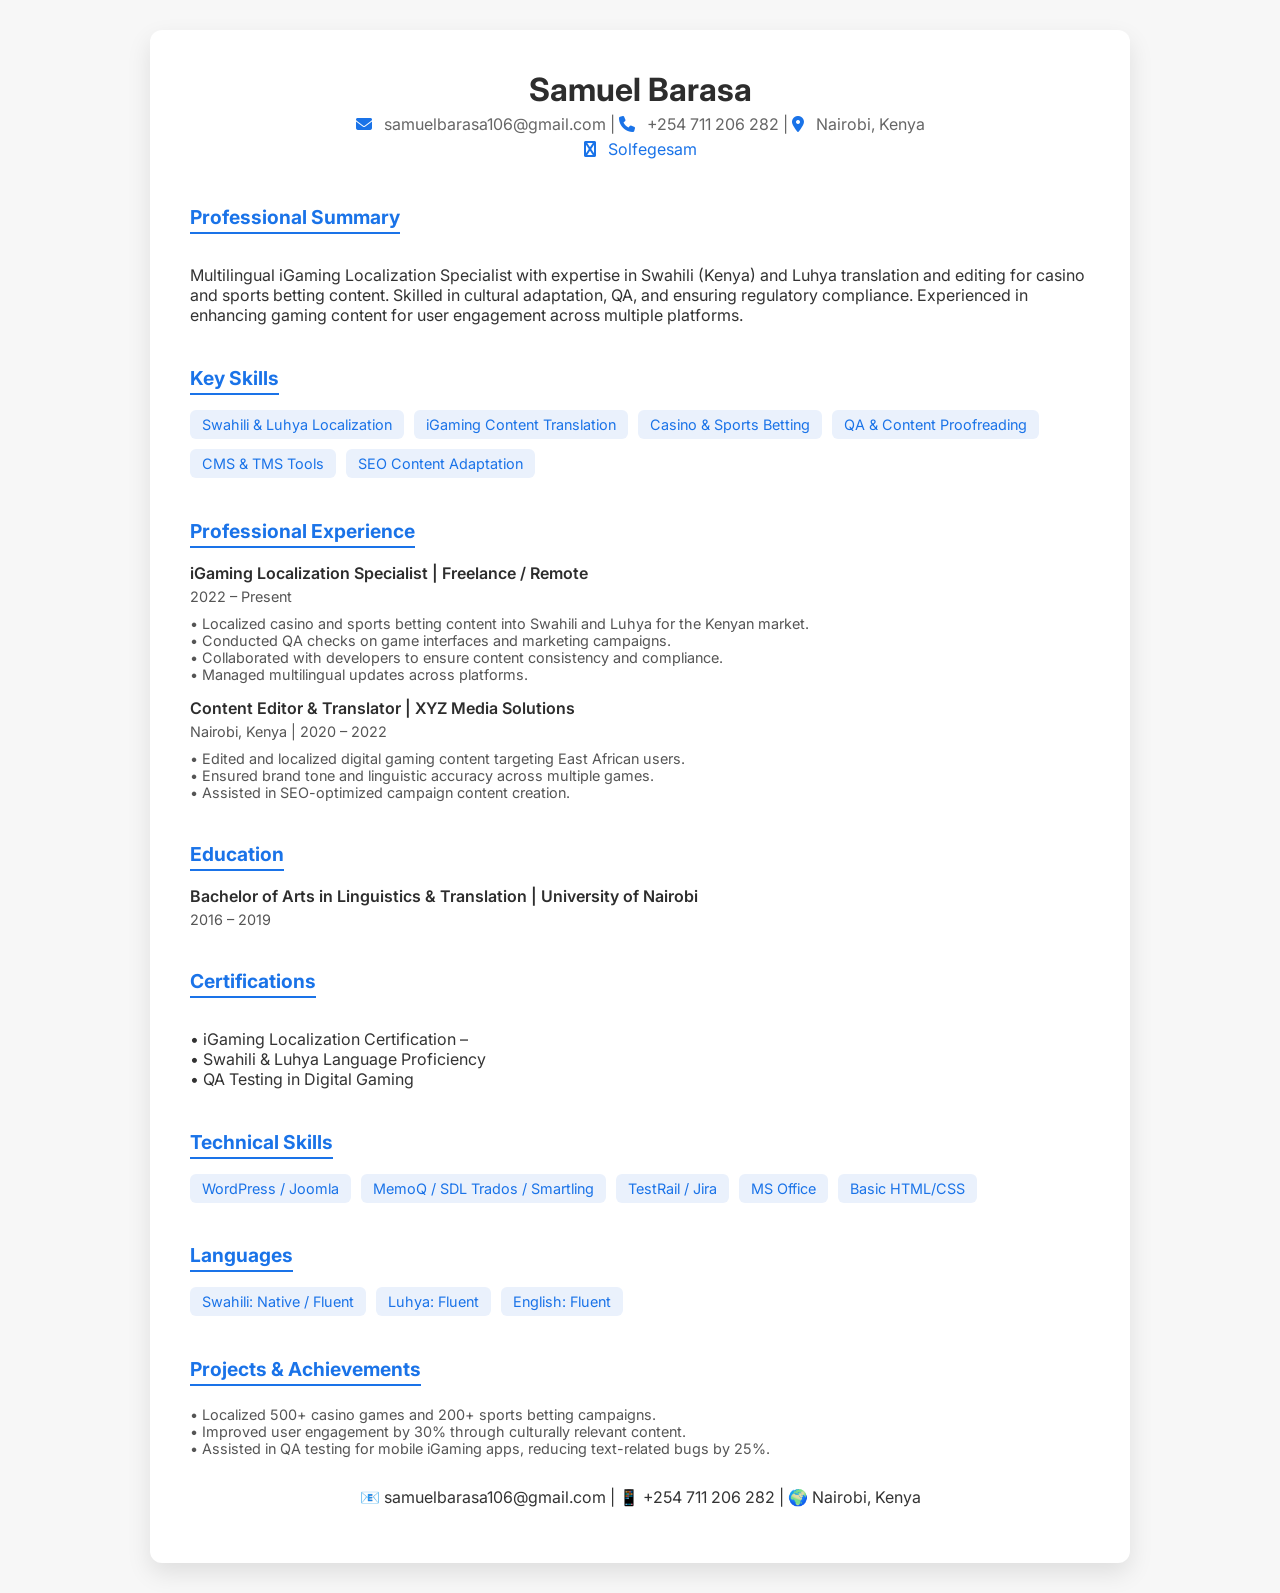
<file: Samue-Barasa-CV.html>
<!DOCTYPE html>
<html lang="en">
<head>
<meta charset="UTF-8">
<meta name="viewport" content="width=device-width, initial-scale=1.0">
<title>Samuel Barasa | iGaming CV</title>
<link href="https://fonts.googleapis.com/css2?family=Inter:wght@400;600;700&display=swap" rel="stylesheet">
<link rel="stylesheet" href="https://cdnjs.cloudflare.com/ajax/libs/font-awesome/6.5.0/css/all.min.css">
<style>
  body {
    font-family: 'Inter', sans-serif;
    margin: 0;
    padding: 0;
    background: #f7f7f7;
    color: #333;
  }
  .container {
    max-width: 900px;
    margin: 30px auto;
    background: #fff;
    padding: 40px;
    border-radius: 12px;
    box-shadow: 0 10px 25px rgba(0,0,0,0.1);
  }
  header {
    text-align: center;
    margin-bottom: 30px;
  }
  header h1 {
    margin: 0;
    font-size: 2rem;
    color: #2d2d2d;
  }
  header p {
    margin: 5px 0 0;
    color: #666;
  }
  .section {
    margin-bottom: 25px;
  }
  .section h2 {
    font-size: 1.2rem;
    margin-bottom: 15px;
    color: #1a73e8;
    border-bottom: 2px solid #1a73e8;
    display: inline-block;
    padding-bottom: 3px;
  }
  .skills, .languages, .tech {
    display: flex;
    flex-wrap: wrap;
    gap: 10px;
  }
  .skills span, .languages span, .tech span {
    background: #eaf1fc;
    color: #1a73e8;
    padding: 6px 12px;
    border-radius: 6px;
    font-size: 0.9rem;
  }
  .experience, .education, .projects {
    margin-bottom: 15px;
  }
  .experience h3, .education h3, .projects h3 {
    margin: 0;
    font-size: 1rem;
    font-weight: 600;
    color: #2d2d2d;
  }
  .experience p, .education p, .projects p {
    margin: 5px 0 10px 0;
    font-size: 0.9rem;
    color: #555;
  }
  .contact {
    text-align: center;
    margin-top: 30px;
  }
  .contact a {
    color: #1a73e8;
    text-decoration: none;
    margin: 0 10px;
  }
  .fa-icon {
    margin-right: 8px;
    color: #1a73e8;
  }
  a {
    color: #1a73e8;
    text-decoration: none;
  }
</style>
</head>
<body>
<div class="container">
  <header>
    <h1>Samuel Barasa</h1>
    <p><i class="fa fa-envelope fa-icon"></i> samuelbarasa106@gmail.com | <i class="fa fa-phone fa-icon"></i> +254 711 206 282 | <i class="fa fa-map-marker-alt fa-icon"></i> Nairobi, Kenya</p>
    <p><i class="fa fa-github fa-icon"></i> <a href="https://github.com/Solfegesam" target="_blank">Solfegesam</a></p>
  </header>

  <div class="section">
    <h2>Professional Summary</h2>
    <p>Multilingual iGaming Localization Specialist with expertise in Swahili (Kenya) and Luhya translation and editing for casino and sports betting content. Skilled in cultural adaptation, QA, and ensuring regulatory compliance. Experienced in enhancing gaming content for user engagement across multiple platforms.</p>
  </div>

  <div class="section">
    <h2>Key Skills</h2>
    <div class="skills">
      <span>Swahili & Luhya Localization</span>
      <span>iGaming Content Translation</span>
      <span>Casino & Sports Betting</span>
      <span>QA & Content Proofreading</span>
      <span>CMS & TMS Tools</span>
      <span>SEO Content Adaptation</span>
    </div>
  </div>

  <div class="section">
    <h2>Professional Experience</h2>
    <div class="experience">
      <h3>iGaming Localization Specialist | Freelance / Remote</h3>
      <p>2022 – Present</p>
      <p>• Localized casino and sports betting content into Swahili and Luhya for the Kenyan market.<br>
         • Conducted QA checks on game interfaces and marketing campaigns.<br>
         • Collaborated with developers to ensure content consistency and compliance.<br>
         • Managed multilingual updates across platforms.</p>
    </div>
    <div class="experience">
      <h3>Content Editor & Translator | XYZ Media Solutions</h3>
      <p>Nairobi, Kenya | 2020 – 2022</p>
      <p>• Edited and localized digital gaming content targeting East African users.<br>
         • Ensured brand tone and linguistic accuracy across multiple games.<br>
         • Assisted in SEO-optimized campaign content creation.</p>
    </div>
  </div>

  <div class="section">
    <h2>Education</h2>
    <div class="education">
      <h3>Bachelor of Arts in Linguistics & Translation | University of Nairobi</h3>
      <p>2016 – 2019</p>
    </div>
  </div>

  <div class="section">
    <h2>Certifications</h2>
    <p>• iGaming Localization Certification –<br>
       • Swahili & Luhya Language Proficiency<br>
       • QA Testing in Digital Gaming </p>
  </div>

  <div class="section">
    <h2>Technical Skills</h2>
    <div class="tech">
      <span>WordPress / Joomla</span>
      <span>MemoQ / SDL Trados / Smartling</span>
      <span>TestRail / Jira</span>
      <span>MS Office</span>
      <span>Basic HTML/CSS</span>
    </div>
  </div>

  <div class="section">
    <h2>Languages</h2>
    <div class="languages">
      <span>Swahili: Native / Fluent</span>
      <span>Luhya: Fluent</span>
      <span>English: Fluent</span>
    </div>
  </div>

  <div class="section">
    <h2>Projects & Achievements</h2>
    <div class="projects">
      <p>• Localized 500+ casino games and 200+ sports betting campaigns.<br>
         • Improved user engagement by 30% through culturally relevant content.<br>
         • Assisted in QA testing for mobile iGaming apps, reducing text-related bugs by 25%.</p>
    </div>
  </div>

  <div class="contact">
    <p>📧 samuelbarasa106@gmail.com | 📱 +254 711 206 282 | 🌍 Nairobi, Kenya</p>
  </div>
</div>
</body>
</html>
</file>
